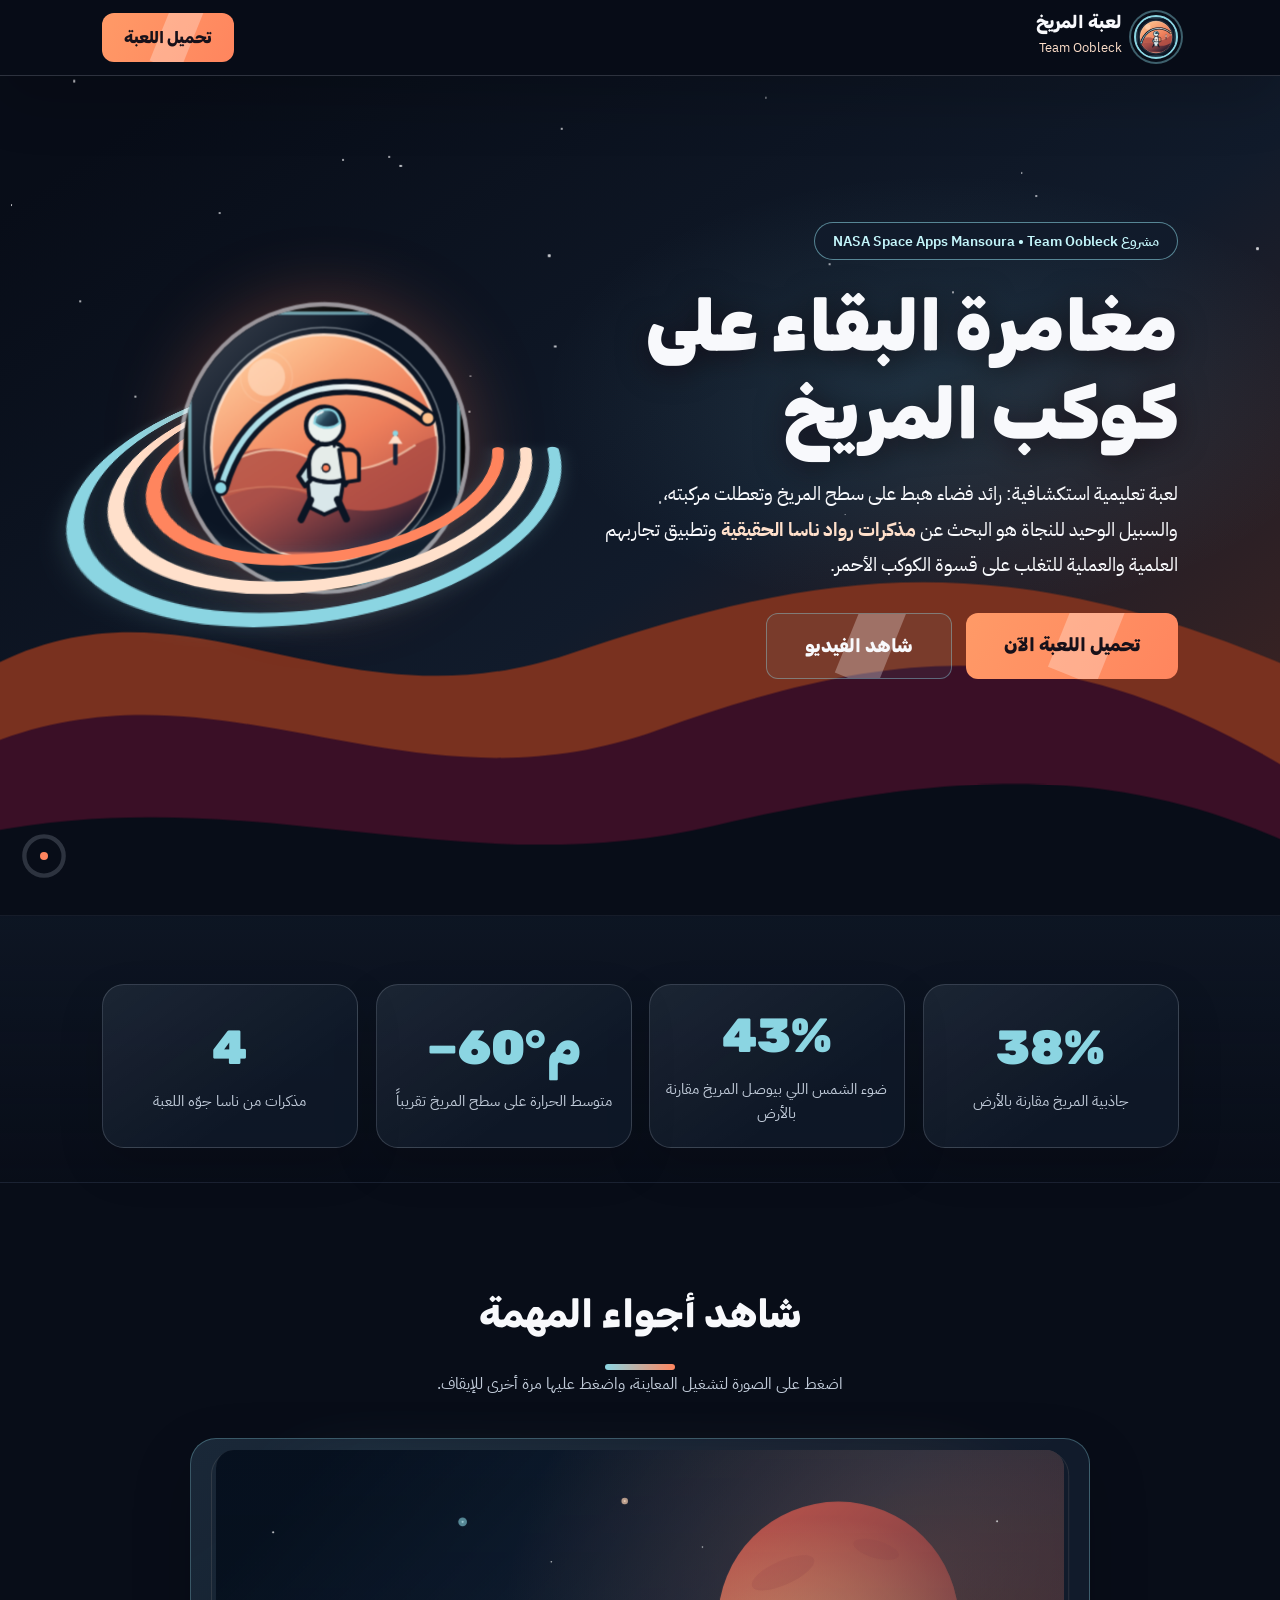
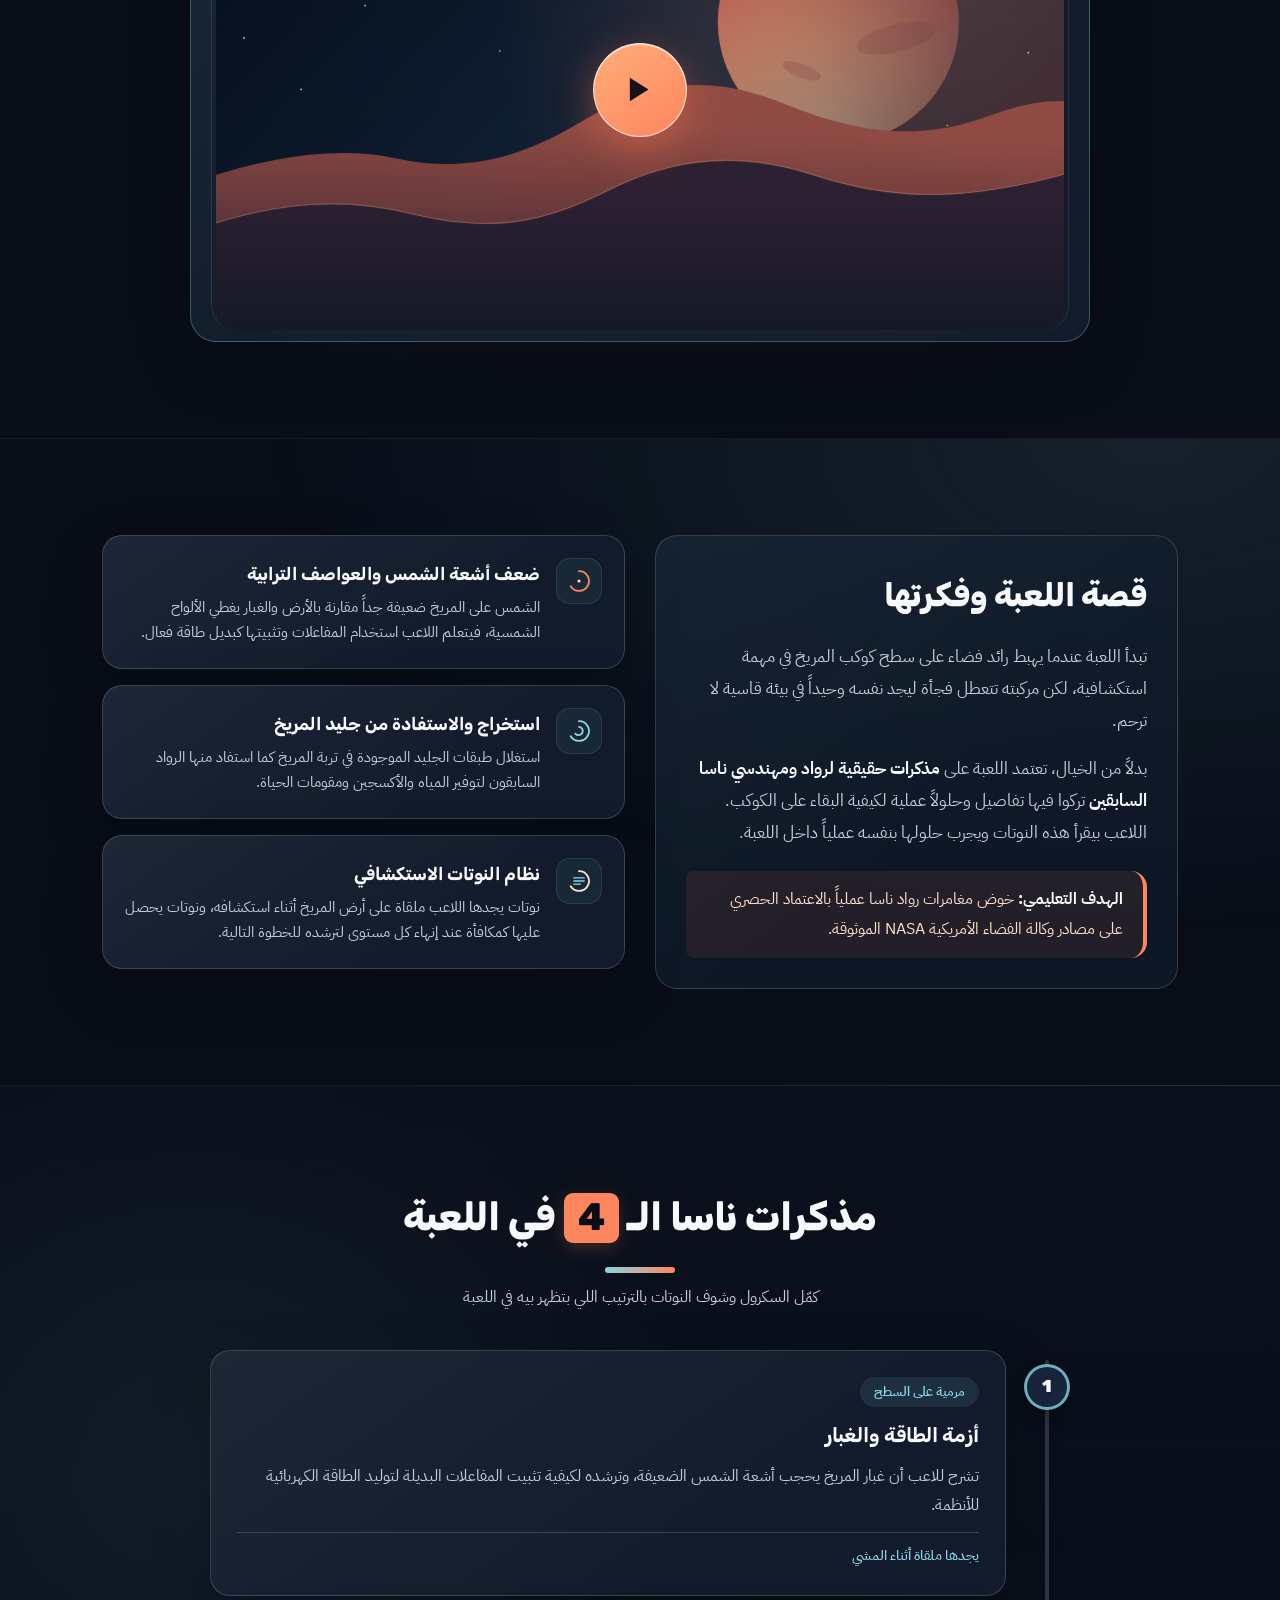
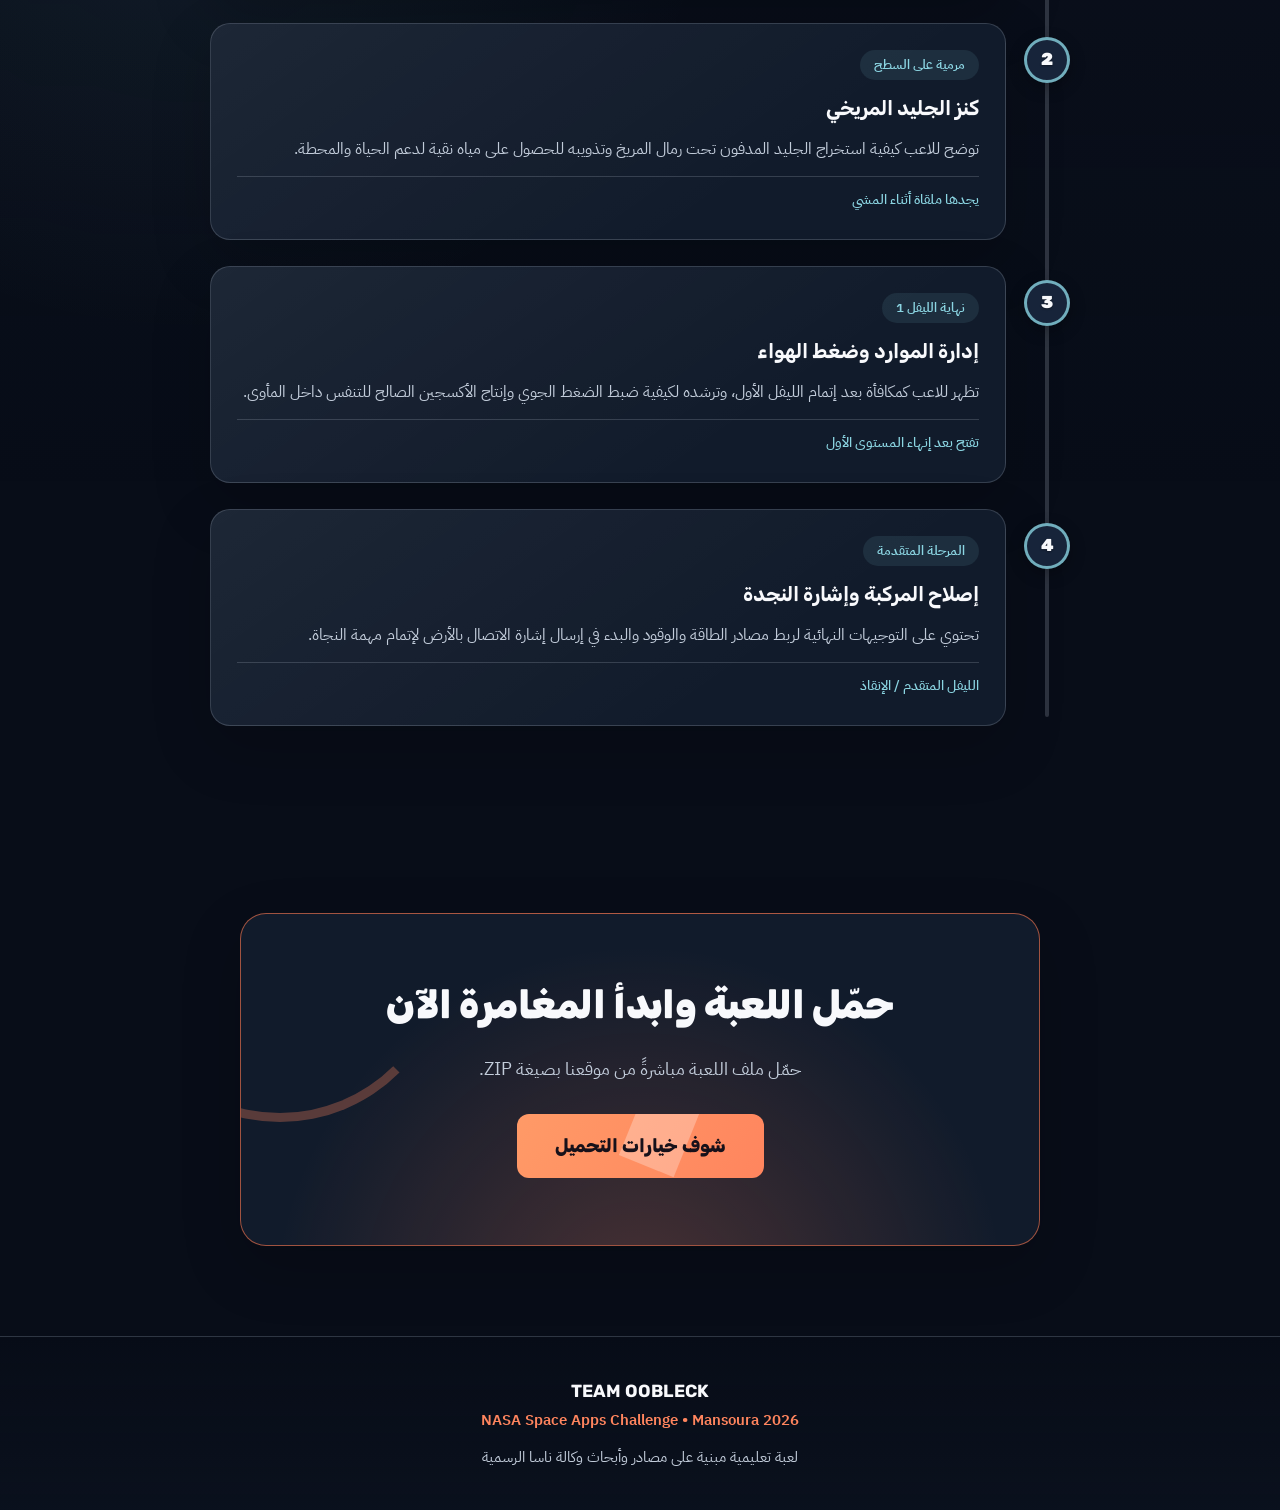
<file: index.html>
<!DOCTYPE html>
<html lang="ar" dir="rtl">
<head>
<meta charset="UTF-8">
<meta name="viewport" content="width=device-width, initial-scale=1.0">
<title>لعبة المريخ | Team Oobleck - NASA Space Apps Mansoura</title>
<meta name="theme-color" content="#080d18">
<link rel="preconnect" href="https://fonts.googleapis.com">
<link rel="preconnect" href="https://fonts.gstatic.com" crossorigin>
<link href="https://fonts.googleapis.com/css2?family=IBM+Plex+Sans+Arabic:wght@400;500;600&family=Rubik:wght@600;800;900&display=swap" rel="stylesheet">
<link rel="stylesheet" href="styles.css">
</head>
<body>

<div class="ring-progress" aria-hidden="true">
  <svg viewBox="0 0 44 44"><circle class="bg" cx="22" cy="22" r="18"/><circle class="fg" cx="22" cy="22" r="18"/></svg><i></i>
</div>

<nav class="navbar">
  <div class="container nav-wrapper">
    <a href="#" class="nav-brand">
      <img src="assets/team-oobleck-logo.svg" alt="شعار Team Oobleck" class="nav-logo" width="50" height="50">
      <span><b>لعبة المريخ</b><small>Team Oobleck</small></span>
    </a>
    <a href="downloads.html" class="btn">تحميل اللعبة</a>
  </div>
</nav>

<header class="hero">
  <div class="stars" aria-hidden="true"></div><div class="shoot" aria-hidden="true"></div>
  <svg class="dune d1" viewBox="0 0 1440 300" preserveAspectRatio="none" aria-hidden="true"><path d="M0 120 C220 40 380 170 640 110 S1100 20 1440 120 V300 H0Z"/></svg>
  <svg class="dune d2" viewBox="0 0 1440 300" preserveAspectRatio="none" aria-hidden="true"><path d="M0 170 C260 100 460 230 740 160 S1200 90 1440 190 V300 H0Z"/></svg>
  <svg class="dune d3" viewBox="0 0 1440 300" preserveAspectRatio="none" aria-hidden="true"><path d="M0 230 C300 190 520 270 800 225 S1250 180 1440 240 V300 H0Z"/></svg>
  <div class="motes" aria-hidden="true"></div>
  <div class="container hero-grid">
    <div class="hero-body">
      <div class="badge">مشروع NASA Space Apps Mansoura &bull; Team Oobleck</div>
      <h1>مغامرة البقاء على كوكب المريخ</h1>
      <p>لعبة تعليمية استكشافية: رائد فضاء هبط على سطح المريخ وتعطلت مركبته، والسبيل الوحيد للنجاة هو البحث عن <strong>مذكرات رواد ناسا الحقيقية</strong> وتطبيق تجاربهم العلمية والعملية للتغلب على قسوة الكوكب الأحمر.</p>
      <div class="actions">
        <a href="downloads.html" class="btn big">تحميل اللعبة الآن</a>
        <a href="#video-player" class="btn big ghost">شاهد الفيديو</a>
      </div>
    </div>
    <div class="porthole" aria-hidden="true">
      <div class="ring r1"><svg class="o1" viewBox="0 0 200 200"><circle cx="100" cy="100" r="94" stroke-dasharray="430 160"/></svg></div>
      <div class="ring r2"><svg class="o2" viewBox="0 0 200 200"><circle cx="100" cy="100" r="82" stroke-dasharray="380 135"/></svg></div>
      <div class="ring r3"><svg class="o3" viewBox="0 0 200 200"><circle cx="100" cy="100" r="70" stroke-dasharray="270 170"/></svg></div>
      <div class="glass"><img class="hero-logo" src="assets/team-oobleck-logo.svg" alt="" width="512" height="512" fetchpriority="high"></div>
    </div>
  </div>
</header>

<div class="facts">
  <div class="container">
    <div class="facts-grid">
      <div class="fact rv"><b data-count="38" data-suf="%">38%</b><span>جاذبية المريخ مقارنة بالأرض</span></div>
      <div class="fact rv" style="--i:1"><b data-count="43" data-suf="%">43%</b><span>ضوء الشمس اللي بيوصل المريخ مقارنة بالأرض</span></div>
      <div class="fact rv" style="--i:2"><b data-count="60" data-pre="−" data-suf="°م">−60°م</b><span>متوسط الحرارة على سطح المريخ تقريباً</span></div>
      <div class="fact rv" style="--i:3"><b data-count="4">4</b><span>مذكرات من ناسا جوّه اللعبة</span></div>
    </div>
  </div>
</div>

<section id="video-player">
  <div class="container">
    <div class="head"><h2>شاهد أجواء المهمة</h2><p>اضغط على الصورة لتشغيل المعاينة، واضغط عليها مرة أخرى للإيقاف.</p></div>
    <div class="video-card">
      <div class="vwrap">
        <video width="848" height="480" preload="none" playsinline tabindex="0" poster="assets/video-cover.svg" aria-label="معاينة فيديو لعبة المريخ"><source src="assets/game_trailer.mp4" type="video/mp4">متصفحك لا يدعم تشغيل الفيديو.</video>
        <div class="video-watermark" aria-hidden="true"><img src="assets/team-oobleck-logo.svg" alt=""><span>TEAM OOBLECK <small>MISSION 01 · MARS SURVIVAL</small></span></div>
        <button class="video-launch" type="button" aria-label="تشغيل معاينة لعبة المريخ"></button>
      </div>
    </div>
  </div>
</section>

<section class="about-sec">
  <div class="container about-grid">
    <div class="about-text rv">
      <h3>قصة اللعبة وفكرتها</h3>
      <p>تبدأ اللعبة عندما يهبط رائد فضاء على سطح كوكب المريخ في مهمة استكشافية، لكن مركبته تتعطل فجأة ليجد نفسه وحيداً في بيئة قاسية لا ترحم.</p>
      <p>بدلاً من الخيال، تعتمد اللعبة على <strong>مذكرات حقيقية لرواد ومهندسي ناسا السابقين</strong> تركوا فيها تفاصيل وحلولاً عملية لكيفية البقاء على الكوكب. اللاعب بيقرأ هذه النوتات ويجرب حلولها بنفسه عملياً داخل اللعبة.</p>
      <div class="goal"><strong>الهدف التعليمي:</strong> خوض مغامرات رواد ناسا عملياً بالاعتماد الحصري على مصادر وكالة الفضاء الأمريكية NASA الموثوقة.</div>
    </div>
    <div class="mech">
      <div class="mech-card rv" style="--i:1">
        <div class="mech-icon"><svg viewBox="0 0 100 100" stroke="var(--mars)"><path d="M50 12 A38 38 0 1 1 18 70"/><circle cx="50" cy="50" r="6" fill="var(--rose)" stroke="none"/></svg></div>
        <div><h4>ضعف أشعة الشمس والعواصف الترابية</h4><p>الشمس على المريخ ضعيفة جداً مقارنة بالأرض والغبار يغطي الألواح الشمسية، فيتعلم اللاعب استخدام المفاعلات وتثبيتها كبديل طاقة فعال.</p></div>
      </div>
      <div class="mech-card rv" style="--i:2">
        <div class="mech-icon"><svg viewBox="0 0 100 100" stroke="var(--ice)"><path d="M50 12 A38 38 0 1 1 18 70"/><path d="M50 34 A16 16 0 1 1 36 60"/></svg></div>
        <div><h4>استخراج والاستفادة من جليد المريخ</h4><p>استغلال طبقات الجليد الموجودة في تربة المريخ كما استفاد منها الرواد السابقون لتوفير المياه والأكسجين ومقومات الحياة.</p></div>
      </div>
      <div class="mech-card rv" style="--i:3">
        <div class="mech-icon"><svg viewBox="0 0 100 100" stroke="var(--rose)"><path d="M50 12 A38 38 0 1 1 18 70"/><path d="M30 50 H70 M30 38 H70 M30 62 H56" stroke="var(--ice)" stroke-width="5"/></svg></div>
        <div><h4>نظام النوتات الاستكشافي</h4><p>نوتات يجدها اللاعب ملقاة على أرض المريخ أثناء استكشافه، ونوتات يحصل عليها كمكافأة عند إنهاء كل مستوى لترشده للخطوة التالية.</p></div>
      </div>
    </div>
  </div>
</section>

<section class="logs-sec">
  <div class="container">
    <div class="head"><h2>مذكرات ناسا الـ <span class="logs-count" dir="ltr">4</span> في اللعبة</h2><p>كمّل السكرول وشوف النوتات بالترتيب اللي بتظهر بيه في اللعبة</p></div>
    <div class="timeline" data-timeline>
      <div class="step"><div class="node">1</div><div class="note rv" style="--i:0">
        <span class="tag">مرمية على السطح</span><h4>أزمة الطاقة والغبار</h4>
        <p>تشرح للاعب أن غبار المريخ يحجب أشعة الشمس الضعيفة، وترشده لكيفية تثبيت المفاعلات البديلة لتوليد الطاقة الكهربائية للأنظمة.</p>
        <div class="meta">يجدها ملقاة أثناء المشي</div></div></div>
      <div class="step"><div class="node">2</div><div class="note rv" style="--i:1">
        <span class="tag">مرمية على السطح</span><h4>كنز الجليد المريخي</h4>
        <p>توضح للاعب كيفية استخراج الجليد المدفون تحت رمال المريخ وتذويبه للحصول على مياه نقية لدعم الحياة والمحطة.</p>
        <div class="meta">يجدها ملقاة أثناء المشي</div></div></div>
      <div class="step"><div class="node">3</div><div class="note rv" style="--i:2">
        <span class="tag">نهاية الليفل 1</span><h4>إدارة الموارد وضغط الهواء</h4>
        <p>تظهر للاعب كمكافأة بعد إتمام الليفل الأول، وترشده لكيفية ضبط الضغط الجوي وإنتاج الأكسجين الصالح للتنفس داخل المأوى.</p>
        <div class="meta">تفتح بعد إنهاء المستوى الأول</div></div></div>
      <div class="step"><div class="node">4</div><div class="note rv" style="--i:3">
        <span class="tag">المرحلة المتقدمة</span><h4>إصلاح المركبة وإشارة النجدة</h4>
        <p>تحتوي على التوجيهات النهائية لربط مصادر الطاقة والوقود والبدء في إرسال إشارة الاتصال بالأرض لإتمام مهمة النجاة.</p>
        <div class="meta">الليفل المتقدم / الإنقاذ</div></div></div>
    </div>
  </div>
</section>

<section class="download">
  <div class="container">
    <div class="dl-card rv">
      <h3>حمّل اللعبة وابدأ المغامرة الآن</h3>
      <p>حمّل ملف اللعبة مباشرةً من موقعنا بصيغة ZIP.</p>
      <a href="downloads.html" class="btn big">شوف خيارات التحميل</a>
    </div>
  </div>
</section>

<footer class="footer">
  <div class="container">
    <b>TEAM OOBLECK</b><span>NASA Space Apps Challenge &bull; Mansoura 2026</span>
    <p>لعبة تعليمية مبنية على مصادر وأبحاث وكالة ناسا الرسمية</p>
  </div>
</footer>

<script>
(function(){
  var root=document.documentElement,
      still=matchMedia('(prefers-reduced-motion: reduce)').matches,
      tl=document.querySelector('[data-timeline]'),
      steps=[].slice.call(document.querySelectorAll('.step')),
      busy=false;
  function clamp(v){return v<0?0:v>1?1:v}

  function update(){
    busy=false;
    var vh=innerHeight, y=scrollY, max=root.scrollHeight-vh;
    root.style.setProperty('--progress-offset',(113.1*(1-clamp(max>0?y/max:0))).toFixed(2)+'px');

    var r=tl.getBoundingClientRect(),
        f=still?1:clamp((vh*.6-r.top)/r.height);
    tl.style.setProperty('--f',f.toFixed(3));
    steps.forEach(function(s){
      var n=s.querySelector('.node').getBoundingClientRect();
      s.classList.toggle('on',still||n.top<vh*.6);
    });
  }
  function req(){if(!busy){busy=true;requestAnimationFrame(update)}}
  addEventListener('scroll',req,{passive:true});
  addEventListener('resize',req);

  var items=document.querySelectorAll('.rv');
  if(still||!('IntersectionObserver' in window)){root.classList.add('static')}
  else{
    var io=new IntersectionObserver(function(es){es.forEach(function(e){if(e.isIntersecting){e.target.classList.add('in');io.unobserve(e.target)}})},{threshold:.2});
    items.forEach(function(el){el.classList.add('reveal-ready');io.observe(el)});
  }
  var rnd=function(a,b){return a+Math.random()*(b-a)};
  var st=document.querySelector('.stars'),mo=document.querySelector('.motes');
  for(var i=0;i<26;i++){var e=document.createElement('i'),z=rnd(1,2.6);
    e.style.cssText='left:'+rnd(0,100)+'%;top:'+rnd(0,55)+'%;width:'+z+'px;height:'+z+'px;--t:'+rnd(2,5)+'s;--d:-'+rnd(0,5)+'s';st.appendChild(e)}
  for(i=0;i<8;i++){e=document.createElement('i');
    e.style.cssText='left:'+rnd(0,100)+'%;--x:'+rnd(-120,120)+'px;--t:'+rnd(7,14)+'s;--d:-'+rnd(0,12)+'s';mo.appendChild(e)}
  var h1=document.querySelector('.hero h1');
  h1.innerHTML=h1.textContent.trim().split(/\s+/).map(function(w,i){return '<span style="--w:'+i+'">'+w+'</span>'}).join(' ');
  var pb=document.querySelector('.video-launch'),vw=document.querySelector('.vwrap'),v=vw.querySelector('video');
  if(!still){
    var canvas=document.createElement('canvas'),ctx=canvas.getContext('2d'),particles=[];
    canvas.className='video-particles';canvas.setAttribute('aria-hidden','true');vw.appendChild(canvas);
    function sizeCanvas(){
      var box=vw.getBoundingClientRect(),scale=Math.min(window.devicePixelRatio||1,1.5);
      canvas.width=Math.round(box.width*scale);canvas.height=Math.round(box.height*scale);
      canvas.style.width=box.width+'px';canvas.style.height=box.height+'px';ctx.setTransform(scale,0,0,scale,0,0);
      particles=Array.from({length:34},function(){return{x:Math.random()*box.width,y:Math.random()*box.height,r:Math.random()*1.8+.7,speed:Math.random()*13+5,phase:Math.random()*Math.PI*2,drift:Math.random()*8+3}});
    }
    var pointer={x:0,y:0},visible=false,frame=0,lastTime=0;
    sizeCanvas();
    if('ResizeObserver' in window)new ResizeObserver(sizeCanvas).observe(vw);else window.addEventListener('resize',sizeCanvas);
    vw.addEventListener('pointermove',function(e){var r=vw.getBoundingClientRect();pointer.x=(e.clientX-r.left)/r.width*2-1;pointer.y=(e.clientY-r.top)/r.height*2-1},{passive:true});
    vw.addEventListener('pointerleave',function(){pointer.x=0;pointer.y=0},{passive:true});
    function startCover(){if(!frame&&v.paused&&visible&&!document.hidden)frame=requestAnimationFrame(animateCover)}
    function stopCover(){if(frame){cancelAnimationFrame(frame);frame=0}}
    function animateCover(time){
      frame=0;
      if(v.paused&&!document.hidden&&visible){
        var w=vw.clientWidth,h=vw.clientHeight,dt=lastTime?Math.min((time-lastTime)/1000,.04):0;
        lastTime=time;
        ctx.clearRect(0,0,w,h);
        particles.forEach(function(p){
          p.y-=p.speed*dt;p.phase+=dt*1.6;
          if(p.y<0){p.y=h;p.x=Math.random()*w}
          var x=p.x+pointer.x*p.drift+Math.sin(p.phase)*4,y=p.y+pointer.y*p.drift*.45;
          ctx.beginPath();ctx.arc(x,y,p.r,0,Math.PI*2);
          ctx.fillStyle='rgba(255,213,174,'+(.24+Math.sin(p.phase)*.22)+')';ctx.shadowColor='#ffad78';ctx.shadowBlur=10;ctx.fill();
        });
        v.style.transform='translate3d('+(pointer.x*5)+'px,'+(pointer.y*4)+'px,0) scale('+(1.025+Math.sin(time*.00045)*.012)+')';
        frame=requestAnimationFrame(animateCover);
      }
    }
    if('IntersectionObserver' in window){
      var coverObserver=new IntersectionObserver(function(entries){visible=entries[0].isIntersecting;if(visible)startCover();else stopCover()},{threshold:.05});
      coverObserver.observe(vw);
    }else{visible=true;startCover()}
    v.addEventListener('play',function(){stopCover();v.style.transform=''});
    v.addEventListener('pause',startCover);
    document.addEventListener('visibilitychange',function(){if(document.hidden)stopCover();else startCover()});
  }
  v.volume=.25;
  function toggleVideo(){
    if(v.paused){
      v.muted=false;
      v.play().catch(function(error){console.error('تعذر تشغيل الفيديو:',error)});
    }else v.pause();
  }
  pb.addEventListener('click',toggleVideo);
  v.addEventListener('click',toggleVideo);
  v.addEventListener('keydown',function(e){if(e.code==='Space'||e.code==='Enter'){e.preventDefault();toggleVideo()}});
  v.addEventListener('play',function(){vw.classList.add('playing','started');pb.setAttribute('aria-label','إيقاف معاينة لعبة المريخ')});
  v.addEventListener('pause',function(){vw.classList.remove('playing');pb.setAttribute('aria-label','استكمال معاينة لعبة المريخ')});
  document.querySelectorAll('[data-count]').forEach(function(b){
    var to=+b.dataset.count,pre=b.dataset.pre||'',suf=b.dataset.suf||'';
    function run(){var t0=performance.now();(function f(t){var k=Math.min((t-t0)/1400,1),q=1-Math.pow(1-k,3);
      b.textContent=pre+Math.round(to*q)+suf;if(k<1)requestAnimationFrame(f)})(t0)}
    if(still||!('IntersectionObserver' in window))return;
    b.textContent=pre+'0'+suf;
    new IntersectionObserver(function(es,o){if(es[0].isIntersecting){run();o.disconnect()}},{threshold:.6}).observe(b)});
  update();
})();
</script>
<script src="animations.js" defer></script>
</body>
</html>
</file>
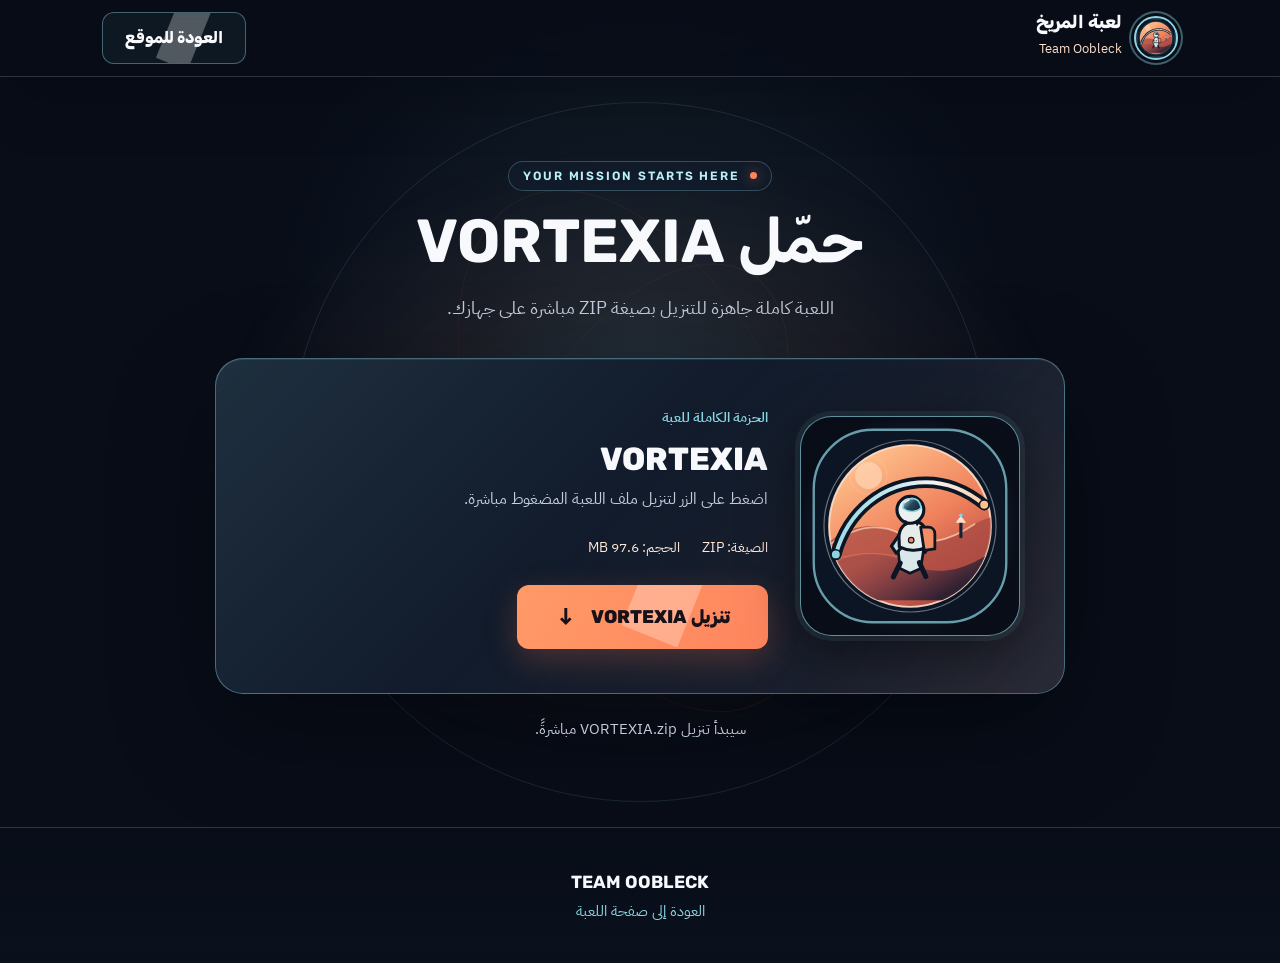
<file: downloads.html>
<!DOCTYPE html>
<html lang="ar" dir="rtl">
<head>
<meta charset="UTF-8">
<meta name="viewport" content="width=device-width, initial-scale=1.0">
<meta name="theme-color" content="#080d18">
<meta name="description" content="حمّل لعبة VORTEXIA من Team Oobleck مباشرة بصيغة ZIP.">
<title>تحميل VORTEXIA | Team Oobleck</title>
<link rel="preconnect" href="https://fonts.googleapis.com">
<link rel="preconnect" href="https://fonts.gstatic.com" crossorigin>
<link href="https://fonts.googleapis.com/css2?family=IBM+Plex+Sans+Arabic:wght@400;500;600&family=Rubik:wght@600;800;900&display=swap" rel="stylesheet">
<link rel="stylesheet" href="styles.css">
</head>
<body class="download-page">
<nav class="navbar">
  <div class="container nav-wrapper">
    <a href="index.html" class="nav-brand">
      <img src="assets/team-oobleck-logo.svg" alt="شعار Team Oobleck" class="nav-logo" width="50" height="50">
      <span><b>لعبة المريخ</b><small>Team Oobleck</small></span>
    </a>
    <a href="index.html" class="btn ghost">العودة للموقع</a>
  </div>
</nav>
<main class="download-main container">
  <div class="download-orbit" aria-hidden="true"></div>
  <div class="download-content">
    <span class="download-eyebrow">YOUR MISSION STARTS HERE</span>
    <h1>حمّل VORTEXIA</h1>
    <p class="download-lead">اللعبة كاملة جاهزة للتنزيل بصيغة ZIP مباشرة على جهازك.</p>
    <div class="download-panel">
      <img class="download-mark" src="assets/team-oobleck-logo.svg" alt="" width="220" height="220">
      <div class="download-details">
        <span class="download-type">الحزمة الكاملة للعبة</span>
        <h2>VORTEXIA</h2>
        <p>اضغط على الزر لتنزيل ملف اللعبة المضغوط مباشرة.</p>
        <div class="download-meta"><span>الصيغة: ZIP</span><span>الحجم: 97.6 MB</span></div>
        <a class="btn big download-button" href="dowenload/VORTEXIA.zip" download="VORTEXIA.zip">تنزيل VORTEXIA <span aria-hidden="true">↓</span></a>
      </div>
    </div>
    <p class="download-help">سيبدأ تنزيل <bdi>VORTEXIA.zip</bdi> مباشرةً.</p>
  </div>
</main>
<footer class="footer"><div class="container"><b>TEAM OOBLECK</b><a href="index.html">العودة إلى صفحة اللعبة</a></div></footer>
<script src="animations.js" defer></script>
</body>
</html>
</file>
<file: styles.css>
:root{
  --void:#080d18;
  --surface:#111b2b;
  --dusk:#17243a;
  --rust:#79311f;
  --mars:#ff855e;
  --ice:#8bd5e2;
  --rose:#ffe0cb;
  --ink:#f8f9fc;
  --dim:#c2ccda;
  --line:rgba(194,204,218,.2);
  --progress-offset:113.1px;
}
*{box-sizing:border-box;margin:0;padding:0}
html{scroll-behavior:smooth}
body{background:var(--void);color:var(--ink);font-family:'IBM Plex Sans Arabic',sans-serif;line-height:1.85;overflow-x:hidden}
h1,h2,h3,h4,.btn,.nav-brand b{font-family:'Rubik','IBM Plex Sans Arabic',sans-serif}
.container{max-width:1120px;margin:0 auto;padding:0 22px}
a:focus-visible,button:focus-visible,video:focus-visible{outline:3px solid var(--rose);outline-offset:4px}

/* شريط التقدم الدائري (نفس شكل لوجو اللعبة) */
.ring-progress{position:fixed;inset-block-end:20px;inset-inline-start:auto;inset-inline-end:20px;width:48px;height:48px;z-index:90;pointer-events:none}
.ring-progress svg{width:100%;height:100%;transform:rotate(-90deg)}
.ring-progress circle{fill:none;stroke-width:4;stroke-linecap:round}
.ring-progress .bg{stroke:var(--line)}
.ring-progress .fg{stroke:var(--mars);stroke-dasharray:113.1;stroke-dashoffset:var(--progress-offset)}
.ring-progress i{position:absolute;inset:0;margin:auto;width:8px;height:8px;border-radius:50%;background:var(--rose)}

/* Navbar */
.navbar{position:sticky;top:0;z-index:100;background:rgba(8,13,24,.82);backdrop-filter:blur(16px);border-bottom:1px solid var(--line);padding:12px 0}
.nav-wrapper{display:flex;justify-content:space-between;align-items:center;gap:12px}
.nav-brand{display:flex;align-items:center;gap:12px;text-decoration:none;color:inherit}
.nav-logo{width:44px;height:44px;border-radius:50%;object-fit:cover;border:2px solid var(--ice);background:var(--surface);box-shadow:0 0 0 3px var(--void),0 0 0 5px rgba(139,213,226,.42)}
.nav-brand b{font-size:1.1rem;font-weight:800;display:block;line-height:1.2}
.nav-brand small{font-size:.8rem;color:var(--rose)}
.btn{display:inline-block;background:linear-gradient(120deg,#ff9a67,var(--mars));color:#17111a;text-decoration:none;font-weight:800;border-radius:12px;padding:10px 22px;transition:transform .2s,background .2s,box-shadow .2s}
.btn:hover{background:linear-gradient(120deg,#ffb17e,#ff805a);transform:translateY(-2px);box-shadow:0 10px 30px rgba(255,120,79,.32)}
.btn.big{font-size:1.15rem;padding:15px 38px;border-radius:12px}
.btn.ghost{background:rgba(139,213,226,.06);color:var(--ink);border:1.5px solid rgba(139,213,226,.42)}
.btn.ghost:hover{background:rgba(139,213,226,.14);box-shadow:none}

/* Hero: سماء المريخ + كثبان بتتحرك مع السكرول */
.hero{position:relative;min-height:calc(100vh - 61px);min-height:calc(100svh - 61px);display:flex;align-items:center;overflow:hidden;perspective:1100px;transform-style:preserve-3d;
  background:radial-gradient(ellipse at 74% 38%,rgba(139,213,226,.13),transparent 30%),linear-gradient(145deg,#080d18 8%,#111b2b 55%,#48251f 100%)}
.stars,.motes{position:absolute;inset:0;pointer-events:none;transform-style:preserve-3d}
.stars{transform:translateZ(-150px) scale(1.14)}
.motes{transform:translateZ(-65px)}
.stars i{position:absolute;border-radius:50%;background:var(--ink);opacity:.8;animation:twinkle var(--t) ease-in-out infinite var(--d)}
.shoot{position:absolute;top:14%;inset-inline-start:62%;width:130px;height:2px;background:linear-gradient(90deg,var(--rose),transparent);opacity:0;animation:shoot 9s linear infinite 2.5s}
.motes i{position:absolute;bottom:-8px;width:3px;height:3px;border-radius:50%;background:#ff9a5c;opacity:0;animation:drift var(--t) linear infinite var(--d)}
.hero-grid{position:relative;z-index:2;display:grid;grid-template-columns:1.1fr .9fr;gap:30px;align-items:center;padding:50px 22px 140px;transform-style:preserve-3d}
.porthole{position:relative;width:min(80vw,460px);aspect-ratio:1;margin-inline:auto;perspective:900px;transform-style:preserve-3d;animation:float3d 7s ease-in-out infinite}
.ring{position:absolute;inset:0;transform:rotateX(58deg);transform-style:preserve-3d;animation:orbit3d 40s linear infinite}
.r2{animation-duration:28s;animation-direction:reverse}.r3{animation-duration:18s}
.ring svg{width:100%;height:100%;fill:none;stroke-linecap:round;stroke-width:5}
.o1{stroke:var(--ice)}
.o2{stroke:var(--rose)}
.o3{stroke:var(--mars)}
.glass{position:absolute;inset:22%;border-radius:50%;overflow:hidden;background:#000;transform:translateZ(44px);box-shadow:0 0 0 4px rgba(244,246,251,.55),0 0 70px rgba(255,120,79,.34)}
.glass video{width:100%;height:100%;object-fit:cover;display:block}
.hero-logo{width:100%;height:100%;object-fit:cover;display:block}
.glass::after{content:"";position:absolute;inset:0;border-radius:50%;background:linear-gradient(135deg,rgba(255,255,255,.22),transparent 38%)}
.dune{position:absolute;inset-inline:0;bottom:-2px;width:100%;height:46%;pointer-events:none;transform-style:preserve-3d;will-change:transform}
.d1{fill:var(--rust);transform:translate3d(0,0,-90px) scale(1.1);animation:duneDriftFar 18s ease-in-out infinite}
.d2{fill:#3a0f26;transform:translate3d(0,0,-35px) scale(1.045);animation:duneDriftMid 14s ease-in-out infinite}
.d3{fill:var(--void);transform:translate3d(0,0,15px) scale(1.01);animation:duneDriftNear 11s ease-in-out infinite}
.hero-body{text-align:start}
.badge{display:inline-block;border:1px solid rgba(139,213,226,.58);background:#111b2b;color:#c4f6fb;padding:5px 18px;border-radius:30px;font-size:.9rem;font-weight:600;margin-bottom:22px}
.hero h1 span{display:inline}
.hero h1{font-size:clamp(2.3rem,6.4vw,4.4rem);font-weight:900;line-height:1.25;margin-bottom:18px;text-shadow:0 4px 30px rgba(20,4,12,.6)}
.hero p{font-size:1.2rem;max-width:760px;margin:0 0 30px;color:var(--ink)}
.hero p strong{color:var(--rose)}
.actions{display:flex;justify-content:flex-start;gap:14px;flex-wrap:wrap}

/* أقسام */
section{position:relative;padding:96px 0}
.head{text-align:center;margin-bottom:38px}
.head h2{font-size:clamp(1.8rem,4vw,2.4rem);font-weight:800}
.head p{color:var(--dim)}

/* مشغل الفيديو بغلاف وإطار سينمائي */
.video-card{position:relative;isolation:isolate;perspective:1200px;max-width:900px;margin:0 auto;background:linear-gradient(145deg,rgba(139,213,226,.12),rgba(17,27,43,.96) 46%,rgba(255,133,94,.08)),var(--surface);border:1px solid rgba(139,213,226,.32);border-radius:26px;padding:11px;box-shadow:0 32px 90px rgba(0,0,0,.4),inset 0 1px rgba(255,255,255,.1)}
.video-card::before{content:"";position:absolute;inset:8% 12%;z-index:-1;border-radius:32px;background:linear-gradient(115deg,rgba(139,213,226,.45),rgba(255,133,94,.42));filter:blur(38px);opacity:.42;animation:videoAura 8s ease-in-out infinite}
.video-card::after{content:"";position:absolute;inset:0;z-index:-1;border:1px solid rgba(255,224,203,.13);border-radius:inherit;transform:translateZ(-18px) scale(.97);pointer-events:none}
.video-card video{position:relative;z-index:0;display:block;width:100%;height:100%;aspect-ratio:53/30;object-fit:contain;border-radius:18px;background:#050914}
.vwrap{position:relative;isolation:isolate;overflow:hidden;width:min(100%,848px);margin-inline:auto;aspect-ratio:53/30;border-radius:18px;background:#050914;box-shadow:inset 0 0 0 1px rgba(226,241,247,.22),inset 0 -55px 85px -70px rgba(139,213,226,.4);cursor:pointer}
.video-particles{position:absolute;inset:0;z-index:2;pointer-events:none;mix-blend-mode:screen;opacity:.82}
.vwrap::after{content:"";position:absolute;inset:-55% -65%;z-index:1;pointer-events:none;background:linear-gradient(115deg,transparent 45%,rgba(139,213,226,.035) 49%,rgba(255,224,203,.1) 50%,transparent 55%);transform:translateX(-55%) rotate(-4deg);animation:filmSweep 13s ease-in-out infinite}
.vwrap.playing::after{opacity:.28}
.video-watermark{position:absolute;inset-block-start:12px;inset-inline-start:14px;z-index:2;display:flex;align-items:center;gap:10px;padding:7px 12px;border:1px solid rgba(139,213,226,.2);border-radius:14px;background:rgba(8,13,24,.76);backdrop-filter:blur(10px);opacity:0;pointer-events:none;transition:opacity .35s}
.video-watermark img{width:32px;height:32px;border-radius:9px}
.video-watermark span{display:grid;color:var(--ink);font:700 .72rem Rubik,sans-serif;letter-spacing:.04em}
.video-watermark small{margin-top:3px;color:var(--ice);font-size:.58rem}
.vwrap.started .video-watermark{opacity:1}

/* القصة */
.about-grid{display:grid;grid-template-columns:1fr 1fr;gap:30px;align-items:start}
.about-text{padding:30px;border:1px solid var(--line);border-radius:22px;background:linear-gradient(145deg,rgba(139,213,226,.055),transparent 60%),rgba(17,27,43,.76)}
.about-text h3{font-size:2rem;font-weight:800;margin-bottom:16px}
.about-text p{color:var(--dim);font-size:1.08rem;margin-bottom:16px}
.about-text strong{color:var(--ink)}
.goal{border-inline-start:4px solid var(--mars);background:rgba(255,120,79,.09);padding:14px 20px;border-radius:12px;margin-top:22px;color:var(--rose)}
.mech{display:grid;gap:16px}
.mech-card{display:flex;gap:16px;background:linear-gradient(145deg,rgba(255,255,255,.05),transparent 70%),var(--surface);border:1px solid var(--line);border-radius:20px;padding:22px;box-shadow:0 16px 38px rgba(0,0,0,.14)}
.mech-icon{flex:none;width:46px;height:46px}
.mech-icon svg{width:100%;height:100%;fill:none;stroke-width:7;stroke-linecap:round}
.mech-card h4{font-size:1.1rem;margin-bottom:4px}
.mech-card p{font-size:.95rem;color:var(--dim);line-height:1.7}

/* ظهور تدريجي للكروت */
.rv{opacity:1;transform:none}
.rv.reveal-ready{opacity:0;transform:perspective(1100px) rotateX(7deg) translateY(28px) scale(.985);transform-origin:center top;backface-visibility:hidden;transition:opacity .65s ease,transform .8s cubic-bezier(.16,1,.3,1);transition-delay:calc(var(--i,0) * 70ms)}
.rv.in{opacity:1;transform:perspective(1100px) rotateX(0) translateY(0)}
.static .rv{opacity:1;transform:none}

/* النوتات: خط زمني بيتملي مع السكرول */
.timeline{position:relative;max-width:860px;margin:0 auto;padding-inline-start:64px;--f:0}
.timeline::before,.timeline::after{content:"";position:absolute;inset-inline-start:21px;top:10px;bottom:10px;width:4px;border-radius:4px}
.timeline::before{background:var(--line)}
.timeline::after{background:linear-gradient(to bottom,var(--ice),var(--mars));transform-origin:top;transform:scaleY(var(--f))}
.step{position:relative;margin-bottom:26px}
.step:last-child{margin-bottom:0}
.node{position:absolute;inset-inline-start:-64px;top:14px;z-index:1;width:46px;height:46px;border-radius:50%;background:#17243a;border:3px solid rgba(139,213,226,.78);display:grid;place-items:center;font-family:'Rubik',sans-serif;font-size:1.08rem;font-weight:900;color:var(--ink);text-shadow:0 1px 2px rgba(0,0,0,.35);box-shadow:0 5px 16px rgba(0,0,0,.28);transition:all .4s}
.logs-count{display:inline-grid;min-width:1.45em;place-items:center;padding-inline:.12em;border-radius:9px;background:var(--mars);color:#080d18;line-height:1.3;text-shadow:none;box-shadow:0 5px 18px rgba(255,133,94,.22)}
.step.on .node{border-color:var(--mars);color:#080d18;background:var(--mars);text-shadow:none;box-shadow:0 0 0 6px rgba(255,133,94,.2),0 8px 24px rgba(255,120,79,.3)}
.note{background:linear-gradient(145deg,rgba(255,255,255,.05),transparent 70%),var(--surface);border:1px solid var(--line);border-radius:20px;padding:26px;box-shadow:0 16px 38px rgba(0,0,0,.16);transition:border-color .4s,transform .4s}
.step.on .note{border-color:rgba(232,80,10,.5)}
.tag{display:inline-block;font-size:.82rem;font-weight:600;color:var(--ice);background:rgba(139,213,226,.1);padding:3px 14px;border-radius:20px;margin-bottom:10px}
.note h4{font-size:1.25rem;margin-bottom:8px}
.note p{color:var(--dim);font-size:.98rem;margin-bottom:12px}
.meta{border-top:1px solid var(--line);padding-top:10px;font-size:.88rem;color:var(--ice);font-weight:500}

/* التحميل */
.download{text-align:center}
.dl-card{position:relative;overflow:hidden;max-width:800px;margin:0 auto;padding:56px 28px;border-radius:26px;border:1.5px solid rgba(255,120,79,.6);background:radial-gradient(ellipse at 50% 120%,rgba(255,120,79,.24),transparent 65%),var(--surface)}
.dl-card h3{font-size:clamp(1.7rem,4vw,2.4rem);font-weight:900;margin-bottom:12px}
.dl-card p{color:var(--dim);font-size:1.12rem;margin-bottom:28px}

.footer{border-top:1px solid var(--line);padding:38px 0;text-align:center;color:var(--dim);font-size:.92rem}
.footer b{display:block;font-family:'Rubik',sans-serif;font-size:1.1rem;color:var(--ink)}
.footer span{display:block;color:var(--mars);font-weight:600;margin-bottom:10px}

/* إضافات */
@keyframes spin{to{transform:rotate(360deg)}}
@keyframes float{50%{transform:translateY(-14px)}}
@keyframes twinkle{50%{opacity:.15}}
@keyframes shoot{0%{opacity:0;transform:translate(0,0) rotate(-25deg)}2%{opacity:1}12%{opacity:0;transform:translate(-380px,175px) rotate(-25deg)}100%{opacity:0}}
@keyframes drift{0%{opacity:0;transform:translate(0,0)}15%{opacity:.8}100%{opacity:0;transform:translate(var(--x),-440px)}}
@keyframes pulse{0%{transform:scale(1);opacity:.7}100%{transform:scale(1.7);opacity:0}}
@keyframes videoAura{0%,100%{opacity:.27;transform:scale(.94)}50%{opacity:.55;transform:scale(1.04)}}
@keyframes filmSweep{0%,55%{transform:translateX(-55%) rotate(-4deg)}85%,100%{transform:translateX(55%) rotate(-4deg)}}
@keyframes downloadShimmer{0%,72%{transform:translateX(-140%) rotate(18deg)}100%{transform:translateX(140%) rotate(18deg)}}
@keyframes downloadOrbit{to{transform:rotate(360deg)}}
@keyframes orbit3d{to{transform:rotateX(58deg) rotateZ(360deg)}}
@keyframes float3d{0%,100%{transform:translate3d(0,0,22px) rotateX(-2deg)}50%{transform:translate3d(0,-12px,42px) rotateX(2deg)}}
@keyframes duneDriftFar{0%,100%{transform:translate3d(0,0,-90px) scale(1.1)}50%{transform:translate3d(-1.2%,5px,-90px) scale(1.1)}}
@keyframes duneDriftMid{0%,100%{transform:translate3d(0,0,-35px) scale(1.045)}50%{transform:translate3d(1%,3px,-35px) scale(1.045)}}
@keyframes duneDriftNear{0%,100%{transform:translate3d(0,0,15px) scale(1.01)}50%{transform:translate3d(-.7%,2px,15px) scale(1.01)}}
.btn.ghost,.btn.big:hover{animation:none}
.facts{padding:56px 0 8px}
.facts-grid{display:grid;grid-template-columns:repeat(4,1fr);gap:18px;text-align:center}
.fact b{display:block;font-family:'Rubik',sans-serif;font-size:clamp(2rem,5vw,3rem);font-weight:900;color:var(--mars);line-height:1.2;direction:ltr}
.fact span{color:var(--dim);font-size:.95rem;line-height:1.6;display:block}
.head h2::after{content:"";display:block;width:70px;height:6px;border-radius:6px;margin:14px auto 0;background:linear-gradient(90deg,var(--ice),var(--mars))}
.about-sec{background:radial-gradient(ellipse at 90% 0,rgba(139,213,226,.1),transparent 55%)}
.about-sec{border-block:1px solid rgba(185,205,232,.07)}
.goal{border-radius:8px 16px 16px 8px}
.mech-icon{display:grid;place-items:center;padding:9px;border-radius:14px;background:rgba(139,213,226,.07);border:1px solid rgba(139,213,226,.12)}
.logs-sec{background:radial-gradient(ellipse at 15% 30%,rgba(139,213,226,.07),transparent 34%),linear-gradient(180deg,rgba(17,27,43,.24),transparent 75%)}
.logs-sec .head p{max-width:620px;margin:10px auto 0}
.step.on .node{box-shadow:0 0 0 7px rgba(255,120,79,.12),0 8px 24px rgba(255,120,79,.22)}
.download{padding-block:90px}
.dl-card{box-shadow:0 30px 80px rgba(0,0,0,.22)}
.footer{background:linear-gradient(180deg,transparent,rgba(17,27,43,.28))}
.mech-card{position:relative;overflow:hidden;transition:transform .35s,border-color .35s,box-shadow .35s}
.mech-card::before{content:"";position:absolute;inset-block:0;inset-inline-start:0;width:3px;background:linear-gradient(var(--ice),var(--mars));transform:scaleY(0);transform-origin:bottom;transition:transform .35s}
.mech-card:hover{transform:translateX(-5px);border-color:rgba(139,213,226,.45);box-shadow:0 18px 38px rgba(0,0,0,.2)}
.mech-card:hover::before{transform:scaleY(1)}
.step .note{opacity:1;transform:none;transition:opacity .55s ease,transform .65s cubic-bezier(.2,.7,.2,1),border-color .4s,box-shadow .4s}
.step .note.rv.reveal-ready{opacity:0;transform:perspective(1000px) rotateX(11deg) translateY(34px) scale(.985);transform-origin:center top}
.step .note.rv.in,.static .step .note.rv{opacity:1;transform:perspective(1000px) rotateX(0) translateY(0) scale(1)}
.video-launch{position:absolute;inset:0;z-index:3;display:grid;place-items:center;width:100%;height:100%;border:0;background:linear-gradient(180deg,rgba(8,13,24,.02),rgba(8,13,24,.12));cursor:pointer;transition:opacity .35s,visibility .35s}
.video-launch:focus-visible{outline:3px solid var(--ice);outline-offset:-7px}
.video-launch::before{content:"";position:absolute;width:clamp(64px,9vw,92px);aspect-ratio:1;border:1px solid rgba(255,255,255,.78);border-radius:50%;background:linear-gradient(145deg,#ffad78,var(--mars));box-shadow:0 12px 40px rgba(255,120,79,.42),inset 0 1px rgba(255,255,255,.5);transition:transform .3s,box-shadow .3s}
.video-launch::after{content:"";position:absolute;width:22px;height:26px;margin-inline-start:5px;background:#17111a;clip-path:polygon(15% 5%,100% 50%,15% 95%);filter:drop-shadow(0 2px 3px rgba(0,0,0,.2))}
.video-launch:hover::before{transform:scale(1.1);box-shadow:0 15px 50px rgba(255,120,79,.62),inset 0 1px rgba(255,255,255,.6)}
.vwrap.started:not(.playing) .video-launch::after{width:22px;height:22px;margin:0;background:linear-gradient(90deg,#17111a 0 35%,transparent 35% 65%,#17111a 65% 100%);clip-path:none}
.vwrap.playing .video-launch{opacity:0;visibility:hidden;pointer-events:none}
.js-reveal-ready{opacity:0;transform:translateY(24px);transition:opacity .65s ease,transform .75s cubic-bezier(.16,1,.3,1);transition-delay:var(--js-reveal-delay,0ms)}
.js-reveal-visible{opacity:1;transform:translateY(0)}
.js-motion-card{position:relative;translate:var(--card-shift-x,0px) var(--card-shift-y,0px);transition:translate .18s ease-out}
.js-motion-card>:not(.js-pointer-glow){position:relative;z-index:1}
.js-pointer-glow{position:absolute;inset:0;z-index:0;border-radius:inherit;pointer-events:none;opacity:0;background:radial-gradient(240px circle at var(--glow-x,50%) var(--glow-y,50%),rgba(139,213,226,.13),transparent 78%);transition:opacity .25s}
.js-pointer-glow.visible{opacity:1}
.js-ripple{position:absolute;z-index:0;width:12px;height:12px;border-radius:50%;pointer-events:none;background:rgba(255,255,255,.52);transform:translate(-50%,-50%) scale(0);animation:jsRipple .58s ease-out forwards}
@keyframes jsRipple{to{opacity:0;transform:translate(-50%,-50%) scale(18)}}
.hero-grid{translate:var(--hero-shift-x,0px) var(--hero-shift-y,0px);transition:translate .22s ease-out}
.stars{translate:var(--stars-shift-x,0px) var(--stars-shift-y,0px);transition:translate .3s ease-out}
.btn{position:relative;isolation:isolate;overflow:hidden}
.btn::after{content:"";position:absolute;inset-block:-80%;inset-inline-start:-35%;z-index:-1;width:24%;background:rgba(255,255,255,.28);transform:rotate(22deg) translateX(-260%);transition:transform .65s cubic-bezier(.2,.7,.2,1)}
.btn:hover::after{transform:rotate(22deg) translateX(680%)}
.porthole .ring{filter:drop-shadow(0 0 8px rgba(139,213,226,.2))}
.head h2::after{transform-origin:center}
.note{transition:border-color .4s,box-shadow .4s}
.step.on .note{box-shadow:0 22px 52px rgba(0,0,0,.24)}
.download-mark{filter:drop-shadow(0 14px 28px rgba(0,0,0,.22))}
.download-button{box-shadow:0 10px 32px rgba(255,120,79,.24)}
.download-button span{animation:arrowNudge 1.7s ease-in-out infinite}
@keyframes orbitBreathe{from{transform:rotate(-3deg);opacity:.65}to{transform:rotate(3deg);opacity:1}}
@keyframes arrowNudge{0%,100%{transform:translateY(0)}50%{transform:translateY(5px)}}
.dl-card::before{content:"";position:absolute;inset-inline-end:-130px;top:-130px;width:320px;height:320px;border-radius:50%;border:9px solid;border-color:var(--ice) transparent var(--mars) transparent;opacity:.3;animation:spin 30s linear infinite}
.dl-card>*{position:relative}
.download-page{min-height:100vh;background:radial-gradient(ellipse at 50% 34%,rgba(139,213,226,.1),transparent 42%),var(--void)}
.download-main{position:relative;display:grid;min-height:calc(100vh - 150px);place-items:center;overflow:hidden;padding-block:70px;isolation:isolate;perspective:1200px}
.download-main::before{content:"";position:absolute;inset:10% 12%;z-index:-1;border-radius:50%;background:radial-gradient(ellipse,rgba(139,213,226,.11),rgba(255,133,94,.055) 38%,transparent 72%);filter:blur(12px);pointer-events:none}
.download-content{position:relative;z-index:1;width:min(100%,850px);text-align:center}
.download-eyebrow{display:inline-flex;align-items:center;gap:10px;padding:7px 14px;border:1px solid rgba(139,213,226,.28);border-radius:999px;background:rgba(17,27,43,.78);color:#b9f1f5;font:600 .75rem Rubik,sans-serif;letter-spacing:.16em}
.download-eyebrow::before{content:"";width:7px;height:7px;border-radius:50%;background:var(--mars);box-shadow:0 0 14px rgba(255,133,94,.7)}
.download-content h1{font-size:clamp(2rem,6vw,3.8rem);line-height:1.2;margin:14px 0}
.download-lead{max-width:580px;margin:0 auto 34px;color:var(--dim);font-size:1.1rem}
.download-panel{position:relative;display:grid;grid-template-columns:220px 1fr;gap:32px;align-items:center;text-align:start;padding:clamp(22px,5vw,44px);border:1px solid rgba(139,213,226,.42);border-radius:28px;background:linear-gradient(135deg,rgba(139,213,226,.11),rgba(17,27,43,.94) 46%,rgba(255,133,94,.07)),var(--surface);box-shadow:0 35px 100px rgba(0,0,0,.35),inset 0 1px rgba(255,255,255,.09);transform-style:preserve-3d;transition:transform .45s cubic-bezier(.2,.7,.2,1),border-color .35s,box-shadow .35s}
.download-panel::after{content:"";position:absolute;inset:0;overflow:hidden;border-radius:inherit;pointer-events:none;background:linear-gradient(118deg,transparent 35%,rgba(255,255,255,.045) 48%,transparent 62%);background-size:230% 100%;animation:downloadShimmer 9s ease-in-out infinite}
.download-panel:hover{transform:translateY(-5px) rotateX(1deg);border-color:rgba(139,213,226,.62);box-shadow:0 42px 105px rgba(0,0,0,.42),0 0 32px rgba(139,213,226,.08)}
.download-mark{position:relative;z-index:1;display:block;width:100%;height:auto;max-width:220px;aspect-ratio:1;margin:auto;padding:8px;border:1px solid rgba(139,213,226,.66);border-radius:32px;background:radial-gradient(circle,rgba(139,213,226,.23),rgba(8,13,24,.96) 72%);box-shadow:0 0 0 5px rgba(139,213,226,.08),0 15px 48px rgba(0,0,0,.3);transform:translateZ(18px);transition:transform .4s}
.download-panel:hover .download-mark{transform:translateZ(32px) rotateY(-4deg)}
.download-type{color:var(--ice);font-size:.9rem;font-weight:600}
.download-details h2{font:800 clamp(1.4rem,3vw,2rem) Rubik,sans-serif;margin:7px 0}
.download-details p,.download-help{color:var(--dim)}
.download-meta{display:flex;flex-wrap:wrap;gap:10px 22px;margin:20px 0 24px;color:#ffe8d9;font-size:.9rem}
.download-button{display:inline-flex;align-items:center;gap:14px;min-height:60px;padding-inline:30px}
.download-button span{font-size:1.5rem;line-height:1}
.download-help{margin:22px auto 0;font-size:.92rem}
.download-page .footer a{color:var(--ice);text-decoration:none}
.download-orbit{position:absolute;width:min(82vw,700px);aspect-ratio:1;border:1px solid rgba(139,213,226,.13);border-radius:50%;pointer-events:none;animation:downloadOrbit 80s linear infinite}
.download-orbit::before,.download-orbit::after{content:"";position:absolute;inset:10%;border:1px solid rgba(255,120,79,.08);border-radius:50%;transform:rotate(-25deg) scaleX(.55)}
.download-orbit::after{inset:20%;transform:rotate(32deg) scaleX(.55)}
.navbar,.video-card,.mech-card,.note,.dl-card{box-shadow:0 22px 60px rgba(0,0,0,.18)}
.video-card{background:linear-gradient(145deg,rgba(139,213,226,.07),transparent 55%),var(--surface)}
.video-card{transition:transform .35s,border-color .35s,box-shadow .35s}
.video-card:hover{transform:perspective(1200px) rotateX(1deg) translateY(-5px);border-color:rgba(139,213,226,.55);box-shadow:0 40px 100px rgba(0,0,0,.42),0 0 34px rgba(139,213,226,.12)}
.facts{padding:68px 0 34px;background:linear-gradient(180deg,rgba(17,27,43,.58),rgba(8,13,24,.25));border-block:1px solid rgba(185,205,232,.08)}
.fact{position:relative;display:grid;align-content:center;gap:12px;min-height:164px;padding:22px 16px;border:1px solid var(--line);border-radius:22px;background:linear-gradient(145deg,rgba(255,255,255,.055),transparent 68%),rgba(17,27,43,.76);box-shadow:0 18px 45px rgba(0,0,0,.15);transition:transform .35s,border-color .35s,background .35s}
.fact:hover{transform:translateY(-6px) rotateX(3deg);border-color:rgba(139,213,226,.4);background-color:#142239}
.fact b{color:var(--ice)}
.head h2::after{background:linear-gradient(90deg,var(--ice),var(--mars))}
.mech-card:hover{box-shadow:0 22px 48px rgba(0,0,0,.24)}
.ring-progress .fg{stroke:var(--ice)}
.ring-progress i{background:var(--mars)}
.play{background:var(--mars);box-shadow:0 10px 35px rgba(255,120,79,.35)}
.play::before{border-color:var(--mars)}
::selection{background:rgba(139,213,226,.3);color:var(--ink)}
@media(hover:none){.mech-card:hover{transform:none}.video-card:hover{transform:none}}
@media(max-width:1024px){
  .hero-grid{grid-template-columns:1fr;text-align:center;padding-top:30px}
  .porthole{order:-1;width:min(68vw,300px)}
  .hero-body{text-align:center}.hero p{margin-inline:auto}.actions{justify-content:center}
  .facts-grid{grid-template-columns:repeat(2,1fr)}
  .about-grid{grid-template-columns:1fr}
  section{padding:68px 0}
  .timeline{padding-inline-start:52px}
  .node{inset-inline-start:-52px;width:38px;height:38px}
  .timeline::before,.timeline::after{inset-inline-start:17px}
  .nav-brand small{display:none}
}
@media(max-width:640px){
  section{padding:56px 0}
  .about-text{padding:22px}
  .mech-card{padding:18px}
  .note{padding:20px}
  .fact{min-height:144px}
  .download-main{min-height:calc(100vh - 130px);padding-block:48px}
  .download-panel{grid-template-columns:1fr;text-align:center;gap:22px}
  .download-mark{width:145px;height:auto;margin:auto}
  .download-meta{justify-content:center}
  .download-button{justify-content:center;width:100%}
  .download-panel:hover{transform:none}
  .download-panel:hover .download-mark{transform:none}
}
section[id]{scroll-margin-top:84px}
@media(prefers-reduced-motion:reduce){
  html{scroll-behavior:auto}
  *,*::before,*::after{transition:none!important;animation:none!important}
  .download-orbit,.download-panel::after{animation:none}
  .video-card::before{animation:none}
  .vwrap::after{animation:none}
  .video-particles{display:none}
  .download-panel,.download-mark{transition:none}
  .rv.reveal-ready,.rv.in{opacity:1;transform:none}
  .step .note.rv.reveal-ready,.step .note.rv.in{opacity:1;transform:none}
  .static .step .note.rv{transform:none}
  .download-button span{animation:none}
  .btn::after{display:none}
  .js-reveal-ready,.js-reveal-visible{opacity:1;transform:none;transition:none}
  .js-motion-card{translate:none;transition:none}
  .js-pointer-glow,.js-ripple{display:none}
  .hero-grid,.stars{translate:none;transition:none}
}
</file>
